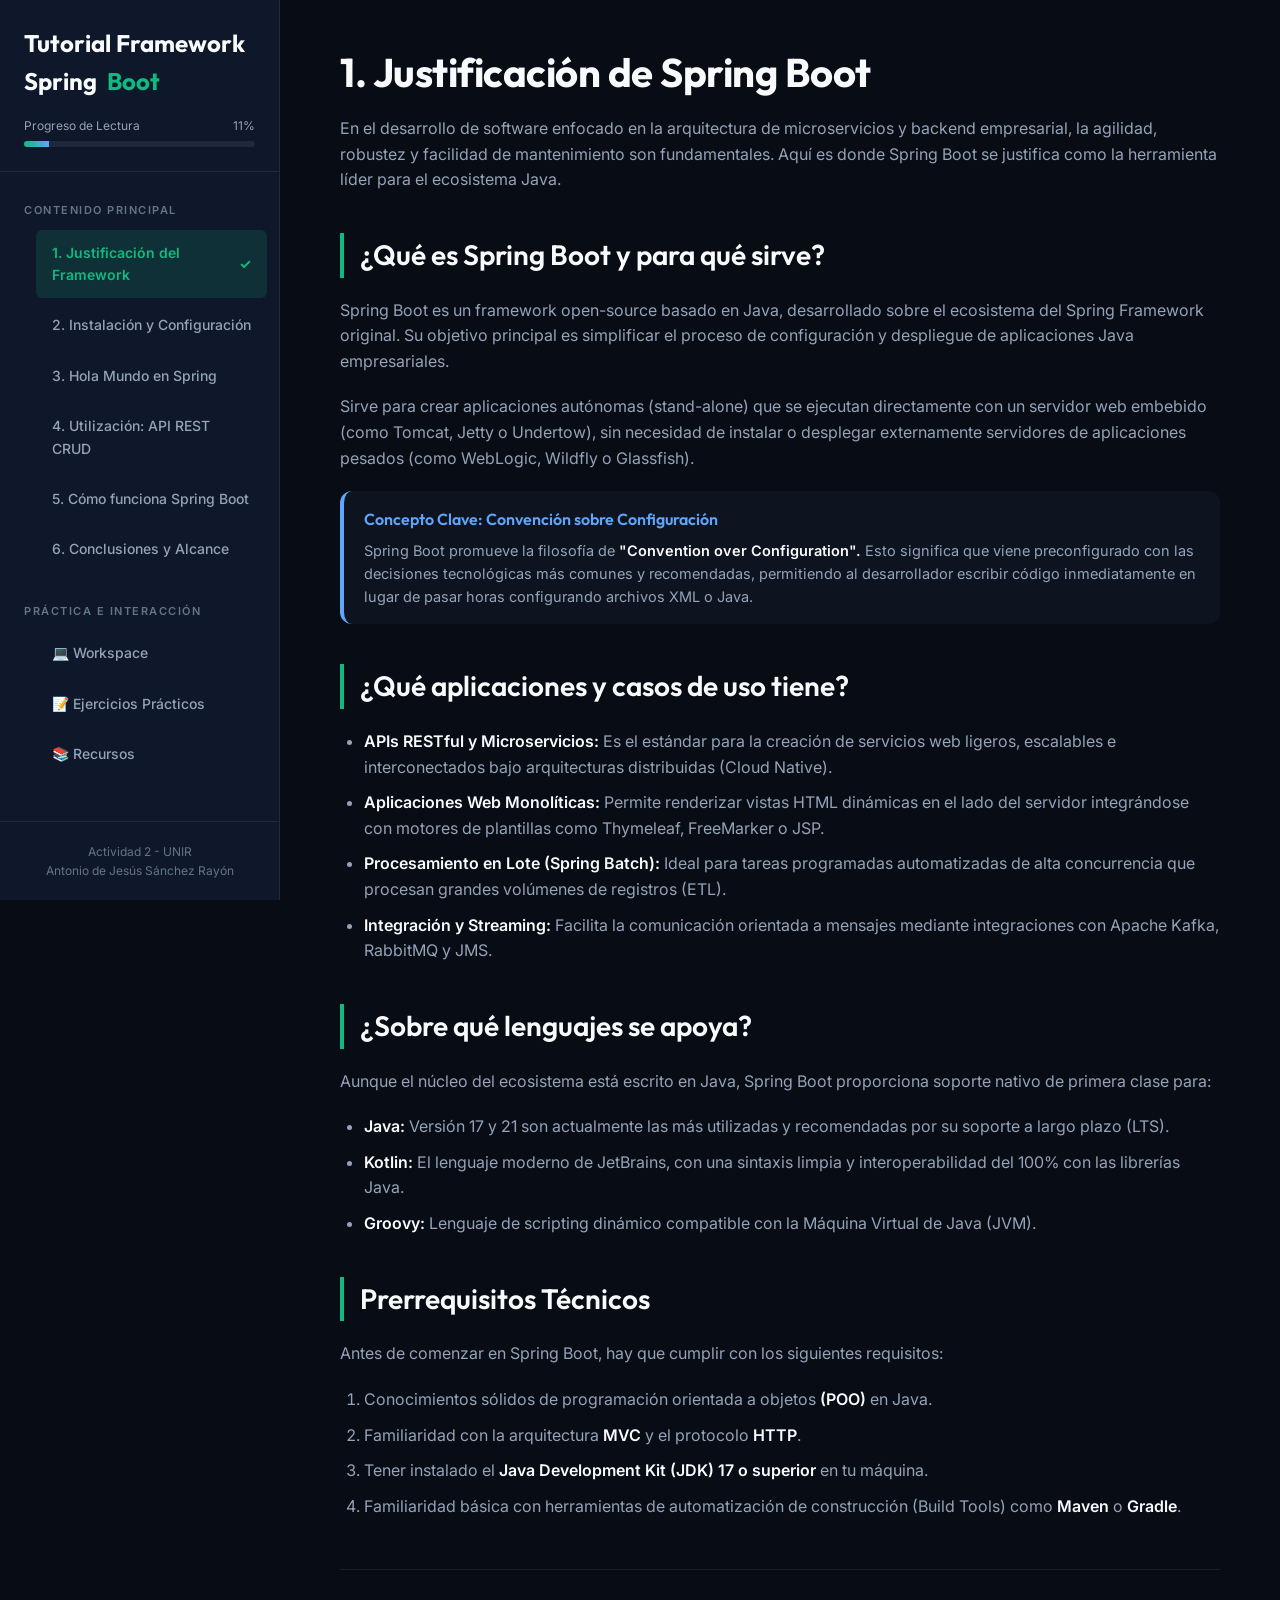
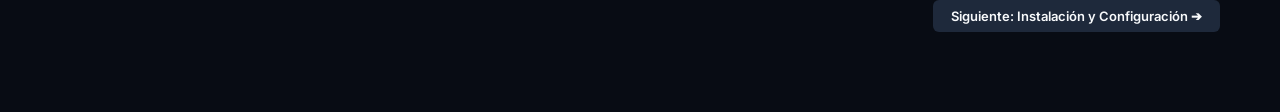
<file: index.html>
<!DOCTYPE html>
<html lang="es">

<head>
    <meta charset="UTF-8">
    <meta name="viewport" content="width=device-width, initial-scale=1.0">
    <title>Tutorial Interactivo de Spring Boot - Diseño de Sistemas</title>
    <meta name="description"
        content="Aprende Spring Boot desde cero con este tutorial interactivo que cubre justificación, instalación, arquitectura, desarrollo CRUD y pruebas en tiempo real.">
    <!-- Estilos de la aplicación -->
    <link rel="stylesheet" href="css/style.css">
</head>

<body>

    <!-- Cabecera Móvil (solo visible en pantallas pequeñas) -->
    <header class="mobile-header">
        <button id="menu-toggle" class="menu-toggle" aria-label="Abrir menú de navegación">☰</button>
        <div class="logo-mobile"> Spring Boot <span>Tutorial</span></div>
    </header>

    <div class="app-container">

        <!-- Barra Lateral de Navegación -->
        <aside class="sidebar" role="complementary">
            <div class="sidebar-header">
                <div class="logo">Tutorial Framework</div>
                <div class="logo"> Spring<span>Boot</span></div>
                <div class="progress-container">
                    <div class="progress-label">
                        <span>Progreso de Lectura</span>
                        <span id="progress-percent">0%</span>
                    </div>
                    <div class="progress-bar-bg">
                        <div id="progress-bar-fill" class="progress-bar-fill"></div>
                    </div>
                </div>
            </div>

            <nav class="sidebar-nav" aria-label="Navegación del tutorial">
                <div class="nav-section-title">Contenido Principal</div>
                <ul class="nav-list">
                    <li class="nav-item" data-section="introduccion">
                        <a href="#introduccion" class="nav-link">1. Justificación del Framework</a>
                    </li>
                    <li class="nav-item" data-section="instalacion">
                        <a href="#instalacion" class="nav-link">2. Instalación y Configuración</a>
                    </li>
                    <li class="nav-item" data-section="primeros-pasos">
                        <a href="#primeros-pasos" class="nav-link">3. Hola Mundo en Spring</a>
                    </li>
                    <li class="nav-item" data-section="creacion-crud">
                        <a href="#creacion-crud" class="nav-link">4. Utilización: API REST CRUD</a>
                    </li>
                    <li class="nav-item" data-section="arquitectura">
                        <a href="#arquitectura" class="nav-link">5. Cómo funciona Spring Boot</a>
                    </li>
                    <li class="nav-item" data-section="conclusiones">
                        <a href="#conclusiones" class="nav-link">6. Conclusiones y Alcance</a>
                    </li>
                </ul>

                <div class="nav-section-title">Práctica e Interacción</div>
                <ul class="nav-list">
                    <li class="nav-item" data-section="playground">
                        <a href="#playground" class="nav-link">💻 Workspace</a>
                    </li>
                    <li class="nav-item" data-section="ejercicios">
                        <a href="#ejercicios" class="nav-link">📝 Ejercicios Prácticos</a>
                    </li>
                    <li class="nav-item" data-section="recursos">
                        <a href="#recursos" class="nav-link">📚 Recursos</a>
                    </li>
                </ul>
            </nav>

            <div class="sidebar-footer">
                Actividad 2 - UNIR<br>
                Antonio de Jesús Sánchez Rayón
            </div>
        </aside>

        <!-- Contenedor de Contenido Principal -->
        <main class="main-content" role="main">

            <!-- SECCIÓN 1: INTRODUCCIÓN Y JUSTIFICACIÓN -->
            <section id="introduccion" class="content-section">
                <h1>1. Justificación de Spring Boot</h1>
                <p>En el desarrollo de software enfocado en la arquitectura de microservicios y backend
                    empresarial, la agilidad, robustez y facilidad de mantenimiento son fundamentales. Aquí es donde
                    Spring Boot se justifica como la herramienta líder para el ecosistema Java.</p>

                <h2>¿Qué es Spring Boot y para qué sirve?</h2>
                <p>Spring Boot es un framework open-source basado en Java, desarrollado sobre el ecosistema del
                    Spring Framework original. Su objetivo principal es simplificar el proceso de
                    configuración y despliegue de aplicaciones Java empresariales.</p>
                <p>Sirve para crear aplicaciones autónomas (stand-alone) que se ejecutan directamente con un servidor
                    web embebido (como Tomcat, Jetty o Undertow), sin necesidad de instalar o desplegar externamente
                    servidores de aplicaciones pesados (como WebLogic, Wildfly o Glassfish).</p>

                <div class="alert alert-info">
                    <div class="alert-title">Concepto Clave: Convención sobre Configuración</div>
                    <p>Spring Boot promueve la filosofía de <strong>"Convention over Configuration".</strong>
                        Esto significa que viene preconfigurado con las decisiones tecnológicas
                        más comunes y recomendadas, permitiendo al desarrollador escribir código
                        inmediatamente en lugar de pasar horas configurando archivos XML o Java.</p>
                </div>

                <h2>¿Qué aplicaciones y casos de uso tiene?</h2>
                <ul>
                    <li><strong>APIs RESTful y Microservicios:</strong> Es el estándar para la creación de
                        servicios web ligeros, escalables e interconectados bajo arquitecturas distribuidas (Cloud
                        Native).</li>
                    <li><strong>Aplicaciones Web Monolíticas:</strong> Permite renderizar vistas HTML dinámicas en el
                        lado del servidor integrándose con motores de plantillas como Thymeleaf,
                        FreeMarker o JSP.</li>
                    <li><strong>Procesamiento en Lote (Spring Batch):</strong> Ideal para tareas programadas
                        automatizadas de alta concurrencia que procesan grandes volúmenes de registros (ETL).</li>
                    <li><strong>Integración y Streaming:</strong> Facilita la comunicación orientada a mensajes mediante
                        integraciones con Apache Kafka, RabbitMQ y JMS.</li>
                </ul>

                <h2>¿Sobre qué lenguajes se apoya?</h2>
                <p>Aunque el núcleo del ecosistema está escrito en Java, Spring Boot proporciona soporte nativo de
                    primera clase para:</p>
                <ul>
                    <li><strong>Java:</strong> Versión 17 y 21 son actualmente las más utilizadas y recomendadas por su
                        soporte a largo plazo (LTS).</li>
                    <li><strong>Kotlin:</strong> El lenguaje moderno de JetBrains, con una sintaxis limpia y
                        interoperabilidad del 100% con las librerías Java.</li>
                    <li><strong>Groovy:</strong> Lenguaje de scripting dinámico compatible con la Máquina Virtual de
                        Java (JVM).</li>
                </ul>

                <h2>Prerrequisitos Técnicos</h2>
                <p>Antes de comenzar en Spring Boot, hay que cumplir con los siguientes requisitos:</p>
                <ol>
                    <li>Conocimientos sólidos de programación orientada a objetos <strong>(POO)</strong> en Java.</li>
                    <li>Familiaridad con la arquitectura <strong>MVC</strong> y el protocolo <strong>HTTP</strong>.</li>
                    <li>Tener instalado el <strong>Java Development Kit (JDK) 17 o superior</strong> en tu máquina.</li>
                    <li>Familiaridad básica con herramientas de automatización de construcción (Build Tools) como
                        <strong>Maven</strong> o <strong>Gradle</strong>.
                    </li>
                </ol>

                <div class="page-navigation">
                    <span></span>
                    <button class="btn btn-secondary btn-next-page">Siguiente: Instalación y Configuración ➔</button>
                </div>
            </section>

            <!-- SECCIÓN 2: INSTALACIÓN Y CONFIGURACIÓN -->
            <section id="instalacion" class="content-section">
                <h1>2. Instalación y Configuración del Entorno</h1>
                <p>Para empezar a codificar con Spring Boot, no necesitamos instalar un "programa" o framework global en
                    el sistema operativo. En su lugar, el framework se añade como dependencias del proyecto de
                    software mediante un gestor de construcción. Sin embargo, debemos preparar nuestro entorno de
                    desarrollo.
                </p>

                <h2>Paso 1: Instalación de Java JDK y Variables de Entorno</h2>
                <p>Spring Boot 3.x requiere como mínimo Java 17. Para verificar si lo tienes instalado, abre tu
                    consola o terminal (PowerShell en Windows, Terminal en macOS/Linux) y escribe:</p>

                <div class="code-block-wrapper">
                    <div class="code-header">
                        <span class="code-lang">Consola</span>
                        <button class="copy-btn">Copiar</button>
                    </div>
                    <pre><code>java -version</code></pre>
                </div>

                <p>Si la consola no reconoce el comando, se debe descargar e instalar un JDK (por ejemplo, Temurin de
                    Adoptium u Oracle JDK). Además, se debe configurar las siguientes variables de entorno en
                    el sistema:</p>
                <ul>
                    <li><strong>JAVA_HOME:</strong> Debe apuntar a la ruta raíz donde se instaló el JDK (ej. <code
                            style="color: #60a5fa;">C:\Program Files\Eclipse Adoptium\jdk-21.0.10.8-hotspot</code>).
                    </li>
                    <li><strong>Path:</strong> Debe incluir la ruta a la carpeta binaria del JDK (ej. <code
                            style="color: #60a5fa;">%JAVA_HOME%\bin</code>).</li>
                </ul>

                <h2>Paso 2: Herramientas de Construcción (Maven o Gradle)</h2>
                <p>Las aplicaciones Spring Boot gestionan sus librerías a través de herramientas de construcción. Las
                    rutas y dependencias se especifican en:</p>
                <ul>
                    <li><strong>pom.xml</strong> (si usas Maven): Archivo XML estándar que define el modelo del
                        proyecto y sus dependencias.</li>
                    <li><strong>build.gradle</strong> (si usas Gradle): Script en lenguaje Groovy o Kotlin más
                        compacto y flexible para la automatización.</li>
                </ul>

                <h2>Paso 3: Inicializar un Proyecto base con Spring Initializr</h2>
                <p>La forma más recomendada para crear un proyecto base es usar la web oficial <a
                        href="https://start.spring.io" target="_blank" style="color: #10b981;">Spring Initializr</a>:
                </p>
                <ol>
                    <li>Selecciona el gestor de dependencias (por ejemplo, Maven Project).</li>
                    <li>Selecciona el lenguaje (Java).</li>
                    <li>Elige la versión de Spring Boot (selecciona una versión estable que no diga "SNAPSHOT" ni "M").
                    </li>
                    <li>Ingresa los metadatos de tu proyecto (Group, Artifact, Name, Package name).</li>
                    <li>Elige el empaquetado (Jar es el estándar recomendado para servidores embebidos).</li>
                    <li>Selecciona la versión de Java instalada (ej. 17 o 21).</li>
                    <li>Agrega dependencias iniciales. Para una API REST base añade: Spring Web.</li>
                    <li>Haz clic en <strong>Generate</strong> para descargar un archivo comprimido .zip. Descomprímelo
                        en tu carpeta de trabajo.</li>
                </ol>

                <div class="alert alert-warning">
                    <div class="alert-title">¿Necesitaremos una Base de Datos?</div>
                    <p>Para empezar a aprender y desarrollar nuestros primeros endpoints <strong>NO necesitamos instalar
                            una
                            base de datos externa</strong> (como PostgreSQL o MySQL). Podemos utilizar <strong>H2
                            Database</strong>, una base de datos relacional ultraligera en memoria que se configura
                        automáticamente y se destruye al apagar la aplicación, facilitando pruebas inmediatas.</p>
                </div>

                <div class="page-navigation">
                    <button class="btn btn-secondary btn-prev-page">◀ Anterior: Justificación</button>
                    <button class="btn btn-secondary btn-next-page">Siguiente: Hola Mundo ➔</button>
                </div>
            </section>

            <!-- SECCIÓN 3: PRIMEROS PASOS (HOLA MUNDO) -->
            <section id="primeros-pasos" class="content-section">
                <h1>3. Primeros Pasos: "Hola Mundo"</h1>
                <p>Una vez descargado y abierto el proyecto en un Entorno de Desarrollo Integrado (IDE) como IntelliJ
                    IDEA, Eclipse o VS Code, veremos la estructura típica de directorios. Vamos a escribir
                    nuestro primer controlador HTTP interactivo.</p>

                <h2>Estructura del Proyecto Generado</h2>
                <ul>
                    <li><code style="color: #60a5fa;">src/main/java</code>: Aquí reside todo el código fuente Java
                        organizado en paquetes.</li>
                    <li><code style="color: #60a5fa;">src/main/resources</code>: Archivos de configuración como <code
                            style="color: #a78bfa;">application.properties</code> y recursos estáticos.</li>
                    <li><code style="color: #60a5fa;">pom.xml</code>: El archivo de dependencias de Maven.</li>
                </ul>

                <h2>Creación del Punto de Entrada de la Aplicación</h2>
                <p>Toda aplicación Spring Boot tiene una clase principal con el método `main` decorado con la anotación
                    clave `@SpringBootApplication`:</p>

                <div class="code-block-wrapper">
                    <div class="code-header">
                        <span class="code-lang">Java (DemoApplication.java)</span>
                        <button class="copy-btn">Copiar</button>
                    </div>
                    <pre><code><span class="code-keyword">package</span> com.example.demo;

<span class="code-keyword">import</span> org.springframework.boot.SpringApplication;
<span class="code-keyword">import</span> org.springframework.boot.autoconfigure.SpringBootApplication;

<span class="code-annotation">@SpringBootApplication</span>
<span class="code-keyword">public class</span> <span class="code-type">DemoApplication</span> {
    <span class="code-keyword">public static void</span> main(<span class="code-type">String</span>[] args) {
        <span class="code-type">SpringApplication</span>.run(<span class="code-type">DemoApplication</span>.class, args);
    }
}</code></pre>
                </div>

                <h2>Creación del Controlador REST</h2>
                <p>Para que nuestra aplicación responda a solicitudes HTTP desde el navegador, creamos una nueva clase
                    Java en el mismo paquete de nuestra aplicación llamada `HelloController`:</p>

                <div class="code-block-wrapper">
                    <div class="code-header">
                        <span class="code-lang">Java (HelloController.java)</span>
                        <button class="copy-btn">Copiar</button>
                    </div>
                    <pre><code><span class="code-keyword">package</span> com.example.demo;

<span class="code-keyword">import</span> org.springframework.web.bind.annotation.RestController;
<span class="code-keyword">import</span> org.springframework.web.bind.annotation.GetMapping;

<span class="code-annotation">@RestController</span>
<span class="code-keyword">public class</span> <span class="code-type">HelloController</span> {

    <span class="code-annotation">@GetMapping</span>(<span class="code-string">"/hola"</span>)
    <span class="code-keyword">public</span> <span class="code-type">String</span> decirHola() {
        <span class="code-keyword">return</span> <span class="code-string">"¡Hola Mundo desde Spring Boot!"</span>;
    }
}</code></pre>
                </div>

                <h2>Explicación de las Anotaciones</h2>
                <ul>
                    <li><strong>@RestController:</strong> Le dice a Spring que esta clase es un controlador web
                        encargado de recibir solicitudes y responder directamente con texto, JSON o XML.</li>
                    <li><strong>@GetMapping("/hola"):</strong> Indica a Spring que cuando un cliente realice una
                        solicitud HTTP de tipo `GET` a la ruta `/hola`, debe ejecutar el método asociado `decirHola()` y
                        devolver el valor del `return`.</li>
                </ul>

                <div class="alert alert-success">
                    <div class="alert-title">¿Cómo probarlo?</div>
                    <p>Se puede ejecutar el método <code>main</code> directamente desde el IDE, o ejecutar en la
                        consola:
                        <code>mvnw spring-boot:run</code>. El servidor Tomcat embebido se iniciará en el puerto
                        predeterminado <code>8080</code>. Abre tu navegador y accede a
                        <strong>http://localhost:8080/hola</strong> para ver el resultado.
                    </p>
                </div>

                <div class="page-navigation">
                    <button class="btn btn-secondary btn-prev-page">◀ Anterior: Instalación</button>
                    <button class="btn btn-secondary btn-next-page">Siguiente: API REST CRUD ➔</button>
                </div>
            </section>

            <!-- SECCIÓN 4: UTILIZACIÓN (API REST CRUD) -->
            <section id="creacion-crud" class="content-section">
                <h1>4. Utilización del Framework: API REST CRUD</h1>
                <p>Para entender la verdadera potencia de Spring Boot, debemos explorar cómo construir una estructura
                    clásica de tres capas (Controlador, Servicio y Repositorio) con operaciones CRUD
                    (Create, Read, Update, Delete) conectada a base de datos.</p>

                <h2>El Modelo / Entidad (Dominio)</h2>
                <p>Supongamos que creamos un sistema de gestión de tareas. Creamos una clase `Tarea` utilizando
                    anotaciones de JPA (Java Persistence API) para mapearla a una tabla de base de datos relacional:</p>

                <div class="code-block-wrapper">
                    <div class="code-header">
                        <span class="code-lang">Java (Tarea.java)</span>
                        <button class="copy-btn">Copiar</button>
                    </div>
                    <pre><code><span class="code-keyword">package</span> com.example.demo.model;

<span class="code-keyword">import</span> jakarta.persistence.Entity;
<span class="code-keyword">import</span> jakarta.persistence.Id;
<span class="code-keyword">import</span> jakarta.persistence.GeneratedValue;
<span class="code-keyword">import</span> jakarta.persistence.GenerationType;

<span class="code-annotation">@Entity</span>
<span class="code-keyword">public class</span> <span class="code-type">Tarea</span> {
    <span class="code-annotation">@Id</span>
    <span class="code-annotation">@GeneratedValue</span>(strategy = <span class="code-type">GenerationType</span>.IDENTITY)
    <span class="code-keyword">private</span> <span class="code-type">Long</span> id;

    <span class="code-keyword">private</span> <span class="code-type">String</span> titulo;
    <span class="code-keyword">private</span> <span class="code-type">boolean</span> completada;

}</code></pre>
                </div>

                <h2>Acceso a Datos (Capa de Repositorio)</h2>
                <p>Gracias a Spring Data JPA, la persistencia y consultas básicas a base de datos se logran creando
                    simplemente una interfaz que hereda de `JpaRepository` sin escribir una sola línea de implementación
                    SQL:</p>

                <div class="code-block-wrapper">
                    <div class="code-header">
                        <span class="code-lang">Java (TareaRepository.java)</span>
                        <button class="copy-btn">Copiar</button>
                    </div>
                    <pre><code><span class="code-keyword">package</span> com.example.demo.repository;

<span class="code-keyword">import</span> com.example.demo.model.Tarea;
<span class="code-keyword">import</span> org.springframework.data.jpa.repository.JpaRepository;
<span class="code-keyword">import</span> org.springframework.stereotype.Repository;

<span class="code-annotation">@Repository</span>
<span class="code-keyword">public interface</span> <span class="code-type">TareaRepository</span> <span class="code-keyword">extends</span> <span class="code-type">JpaRepository</span>&lt;<span class="code-type">Tarea</span>, <span class="code-type">Long</span>&gt; {
    <span class="code-comment">// Hereda métodos como findAll(), findById(), save(), deleteById()</span>
}</code></pre>
                </div>

                <h2>Lógica de Negocio (Capa de Servicio)</h2>
                <p>Es una buena práctica separar la lógica de presentación de la lógica de negocio mediante clases
                    decoradas con @Service:</p>

                <div class="code-block-wrapper">
                    <div class="code-header">
                        <span class="code-lang">Java (TareaService.java)</span>
                        <button class="copy-btn">Copiar</button>
                    </div>
                    <pre><code><span class="code-keyword">package</span> com.example.demo.service;

<span class="code-keyword">import</span> com.example.demo.model.Tarea;
<span class="code-keyword">import</span> com.example.demo.repository.TareaRepository;
<span class="code-keyword">import</span> org.springframework.beans.factory.annotation.Autowired;
<span class="code-keyword">import</span> org.springframework.stereotype.Service;
<span class="code-keyword">import</span> java.util.List;

<span class="code-annotation">@Service</span>
<span class="code-keyword">public class</span> <span class="code-type">TareaService</span> {
    
    <span class="code-annotation">@Autowired</span>
    <span class="code-keyword">private</span> <span class="code-type">TareaRepository</span> repository;

    <span class="code-keyword">public</span> <span class="code-type">List</span>&lt;<span class="code-type">Tarea</span>&gt; obtenerTodas() {
        <span class="code-keyword">return</span> repository.findAll();
    }

    <span class="code-keyword">public</span> <span class="code-type">Tarea</span> guardar(<span class="code-type">Tarea</span> tarea) {
        <span class="code-keyword">return</span> repository.save(tarea);
    }
}</code></pre>
                </div>

                <h2>Controlador REST Completo (CRUD)</h2>
                <p>Finalmente, exponemos los servicios web. El framework maneja automáticamente la serialización y
                    deserialización de datos Java a formato JSON (usando internamente la librería Jackson):</p>

                <div class="code-block-wrapper">
                    <div class="code-header">
                        <span class="code-lang">Java (TareaController.java)</span>
                        <button class="copy-btn">Copiar</button>
                    </div>
                    <pre><code><span class="code-keyword">package</span> com.example.demo.controller;

<span class="code-keyword">import</span> com.example.demo.model.Tarea;
<span class="code-keyword">import</span> com.example.demo.service.TareaService;
<span class="code-keyword">import</span> org.springframework.beans.factory.annotation.Autowired;
<span class="code-keyword">import</span> org.springframework.web.bind.annotation.*;
<span class="code-keyword">import</span> java.util.List;

<span class="code-annotation">@RestController</span>
<span class="code-annotation">@RequestMapping</span>(<span class="code-string">"/api/tareas"</span>)
<span class="code-keyword">public class</span> <span class="code-type">TareaController</span> {

    <span class="code-annotation">@Autowired</span>
    <span class="code-keyword">private</span> <span class="code-type">TareaService</span> service;

    <span class="code-annotation">@GetMapping</span>
    <span class="code-keyword">public</span> <span class="code-type">List</span>&lt;<span class="code-type">Tarea</span>&gt; listar() {
        <span class="code-keyword">return</span> service.obtenerTodas();
    }

    <span class="code-annotation">@PostMapping</span>
    <span class="code-keyword">public</span> <span class="code-type">Tarea</span> crear(<span class="code-annotation">@RequestBody</span> <span class="code-type">Tarea</span> nuevaTarea) {
        <span class="code-keyword">return</span> service.guardar(nuevaTarea);
    }
}</code></pre>
                </div>

                <div class="alert alert-info">
                    <div class="alert-title">Visualización de Resultados</div>
                    <p>Para comprobar que la API funciona, no basta con usar el navegador (ya que este solo realiza
                        peticiones GET por defecto). Se recomienda utilizar herramientas cliente de APIs REST como
                        <strong>Postman</strong>, <strong>Insomnia</strong> o el cliente HTTP integrado del IDE,
                        enviando peticiones POST con cuerpos de mensaje JSON para guardar registros y probando los
                        diferentes verbos HTTP.
                    </p>
                </div>

                <div class="page-navigation">
                    <button class="btn btn-secondary btn-prev-page">◀ Anterior: Hola Mundo</button>
                    <button class="btn btn-secondary btn-next-page">Siguiente: Funcionamiento Interno ➔</button>
                </div>
            </section>

            <!-- SECCIÓN 5: ARQUITECTURA Y FUNCIONAMIENTO INTERNO -->
            <section id="arquitectura" class="content-section">
                <h1>5. Explicación del Funcionamiento del Framework</h1>
                <p>Para dominar Spring Boot, es indispensable entender como funciona a fondo. El framework se basa en
                    conceptos arquitectónicos muy potentes.</p>

                <h2>Inyección de Dependencias e Inversión de Control (IoC)</h2>
                <p>Spring funciona mediante un <strong>Contenedor IoC (Inversion of Control)</strong>. En lugar de
                    crear manualmente instancias de clases usando la palabra reservada `new` (por ejemplo,
                    `TareaService service = new TareaService()`), se delega esta responsabilidad a Spring.</p>
                <p>Spring escanea la aplicación al arrancar, identifica las clases con anotaciones estereotipo
                    (`@Component`, `@Service`, `@Repository`, `@RestController`), las instancia y las administra como
                    objetos reutilizables llamados Beans en el contexto de la aplicación.</p>
                <p>Cuando una clase necesita interactuar con otra (como el controlador que requiere el servicio), usamos
                    la anotación `@Autowired` (o inyección por constructor). Spring busca el bean requerido en su
                    contenedor y lo "inyecta" (conecta) de forma automática.</p>

                <div class="grid-2">
                    <div class="card">
                        <div class="card-icon">1</div>
                        <div class="card-title">Escaneo de Clases</div>
                        <p>Spring escanea los paquetes buscando anotaciones del framework para instanciar los
                            componentes.</p>
                    </div>
                    <div class="card">
                        <div class="card-icon">2</div>
                        <div class="card-title">Contenedor IoC</div>
                        <p>Los componentes creados (Beans) se guardan y gestionan en un almacén de memoria centralizado.
                        </p>
                    </div>
                </div>

                <h2>¿Cómo actúa sobre archivos o páginas?</h2>
                <p>Spring Boot no modifica directamente archivos de tu disco duro al ejecutarse, sino que opera en la
                    memoria de la JVM. Actúa como una capa intermedia entre el servidor web embebido y el código Java:
                </p>
                <ol>
                    <li>Una petición HTTP llega al puerto `8080`.</li>
                    <li>El servidor embebido (Tomcat) la recibe y la redirige al servlet central de Spring: el
                        `DispatcherServlet`.</li>
                    <li>Este servlet analiza la ruta de la petición y localiza qué método controlador
                        (`@RestController`) mapea a esa ruta.</li>
                    <li>Ejecuta el código Java, obtiene el objeto devuelto y utiliza serializadores para retornar la
                        respuesta (HTML, JSON o texto plano) al cliente.</li>
                </ol>

                <h2>Referenciar ficheros desde otras aplicaciones (CORS)</h2>
                <p>En el desarrollo de software actual, el frontend (HTML/JS en React, Angular o Vue) se aloja en un
                    servidor diferente (ej. puerto `3000`) al backend de Spring Boot (puerto `8080`).</p>
                <p>Por motivos de seguridad, los navegadores bloquean las solicitudes entre distintos dominios a menos
                    que configures CORS (Cross-Origin Resource Sharing). En Spring Boot, puedes habilitarlo
                    fácilmente a nivel de controlador usando la anotación @CrossOrigin:</p>

                <div class="code-block-wrapper">
                    <div class="code-header">
                        <span class="code-lang">Java (CORS ejemplo)</span>
                        <button class="copy-btn">Copiar</button>
                    </div>
                    <pre><code><span class="code-annotation">@CrossOrigin</span>(origins = <span class="code-string">"http://localhost:3000"</span>)
<span class="code-annotation">@RestController</span>
<span class="code-keyword">public class</span> <span class="code-type">HelloController</span> {
    <span class="code-comment">// Los métodos de este controlador ahora admiten peticiones de React/Vue</span>
}</code></pre>
                </div>

                <div class="page-navigation">
                    <button class="btn btn-secondary btn-prev-page">◀ Anterior: API REST CRUD</button>
                    <button class="btn btn-secondary btn-next-page">Siguiente: Conclusiones ➔</button>
                </div>
            </section>

            <!-- SECCIÓN 6: CONCLUSIONES Y ALCANCE -->
            <section id="conclusiones" class="content-section">
                <h1>6. Conclusiones y Alcance del Tutorial</h1>
                <p>Se ha recorrido los fundamentos esenciales que estructuran y dan forma al framework Java más
                    demandado en la actualidad.</p>

                <h2>Objetivos Conseguidos</h2>
                <p>Al finalizar este tutorial, se habrá aprendido:</p>
                <ul>
                    <li>El propósito y la justificación del framework en el desarrollo empresarial moderno.</li>
                    <li>A configurar las herramientas e inicializar un proyecto base limpio de Spring Boot.</li>
                    <li>A codificar controladores y mapear endpoints a rutas HTTP (GET/POST).</li>
                    <li>La arquitectura interna en capas del framework y cómo se comunican a través de la inyección de
                        dependencias.</li>
                    <li>A configurar la conectividad con bases de datos en memoria para propósitos de prueba de forma
                        transparente.</li>
                </ul>

                <h2>Alcance del Framework</h2>
                <p>Spring Boot no se limita al desarrollo de APIs REST simples. Su alcance cubre sistemas empresariales
                    de alta disponibilidad:</p>
                <ul>
                    <li><strong>Seguridad Avanzada (Spring Security):</strong> Permite implementar autenticación por
                        JWT, OAuth2 y control de acceso robusto por roles a nivel de endpoint.</li>
                    <li><strong>Monitoreo en Producción (Spring Boot Actuator):</strong> Expone métricas críticas (uso
                        de CPU, hilos activos, salud de la base de datos) que pueden ser recolectadas por herramientas
                        como Prometheus y Grafana.</li>
                    <li><strong>Despliegue y Contenedores:</strong> La capacidad de empaquetar aplicaciones en un
                        archivo JAR autocontenido facilita enormemente su dockerización y despliegue automatizado en
                        entornos Kubernetes o plataformas Cloud (AWS, Azure, GCP).</li>
                </ul>

                <div class="alert alert-success">
                    <div class="alert-title">¡Tutorial Finalizado!</div>
                    <p>Has completado el bloque conceptual del tutorial. Ahora visita la pestaña del
                        <strong>Workspace</strong> interactivo para editar código en pantalla
                        y ver cómo responde un servidor Spring Boot simulado en tiempo real.
                    </p>
                </div>

                <div class="page-navigation">
                    <button class="btn btn-secondary btn-prev-page">◀ Anterior: Funcionamiento</button>
                    <button class="btn btn-secondary btn-next-page">Siguiente: Ir al Workspace ➔</button>
                </div>
            </section>

            <!-- SECCIÓN 7: WORKSPACE -->
            <section id="playground" class="content-section">
                <h1> Workspace Interactivo de Spring Boot</h1>
                <p>Experimenta con Spring Boot directamente desde tu navegador sin instalar nada. A continuación tienes
                    un editor de archivos interactivo (Mock IDE), un panel de consola del servidor y una ventana de
                    navegador web simulada.</p>

                <div class="alert alert-info" style="margin-bottom: 20px;">
                    <div class="alert-title">Instrucciones de Experimentación</div>
                    <p>1. Selecciona <strong>HelloController.java</strong>.<br>
                        2. Modifica el mensaje dentro del bloque <code>return "..."</code> en el método
                        <code>decirHola</code>.<br>
                        3. Haz clic en <strong>"Ejecutar"</strong> para iniciar/reiniciar el servidor y ver los logs de
                        arranque en la consola.<br>
                        4. Navega en la barra del navegador simulado a <strong>http://localhost:8080/hola</strong> para
                        ver tu mensaje en pantalla.
                    </p>
                </div>

                <!-- Contenedor del Simulador -->
                <div class="playground-container">

                    <!-- Panel Izquierdo: Editor de Código -->
                    <div class="playground-editor-pane">
                        <div id="editor-tabs" class="editor-tabs">
                            <!-- Inyectado dinámicamente por JS -->
                        </div>
                        <div class="editor-wrapper">
                            <div id="editor-line-numbers" class="editor-line-numbers">
                                <!-- Inyectado dinámicamente -->
                            </div>
                            <textarea id="editor-textarea" class="editor-textarea" spellcheck="false" autocomplete="off"
                                aria-label="Editor de código interactivo"></textarea>
                        </div>
                        <div class="playground-controls">
                            <span style="font-size: 12px; color: var(--text-muted); font-family: var(--font-mono);">IDE
                                Virtual</span>
                            <button id="btn-run" class="btn btn-primary">Ejecutar</button>
                        </div>
                    </div>

                    <!-- Panel Derecho: Consola y Navegador Web -->
                    <div class="playground-preview-pane">
                        <!-- Navegador Web Simulado -->
                        <div class="preview-browser">
                            <div class="browser-header">
                                <div class="browser-dots">
                                    <span class="browser-dot red"></span>
                                    <span class="browser-dot yellow"></span>
                                    <span class="browser-dot green"></span>
                                </div>
                                <div class="browser-address-bar">
                                    <span>🌐</span>
                                    <input id="browser-address" type="text" value="http://localhost:8080/hola">
                                </div>
                            </div>
                            <div id="browser-body" class="browser-body-offline">
                                <!-- Inyectado dinámicamente según el estado del servidor -->
                            </div>
                        </div>

                        <!-- Consola del Servidor -->
                        <pre id="console-logs"
                            class="preview-console">Consola del servidor Spring Boot inactiva. Presiona 'Ejecutar' para arrancar la aplicación.</pre>
                    </div>

                </div>

                <div class="page-navigation">
                    <button class="btn btn-secondary btn-prev-page">◀ Anterior: Conclusiones</button>
                    <button class="btn btn-secondary btn-next-page">Siguiente: Ejercicios Prácticos ➔</button>
                </div>
            </section>

            <!-- SECCIÓN 8: EJERCICIOS PRÁCTICOS -->
            <section id="ejercicios" class="content-section">
                <h1> Ejercicios Prácticos y Retos de Aprendizaje</h1>
                <p>Para reforzar los conocimientos teóricos adquiridos, se proponen la realización de tres ejercicios
                    prácticos. Puedes intentar codificar las soluciones en tu entorno local.</p>

                <div class="grid-2">
                    <!-- Ejercicio 1 -->
                    <div class="card">
                        <div class="card-title">
                            <span class="card-icon">1</span>
                            Reto 1: Endpoints con Variables de Ruta
                        </div>
                        <p><strong>Descripción:</strong> Crea un endpoint en tu controlador que reciba una variable de
                            ruta dinámica usando la anotación <code>@PathVariable</code>. El endpoint debe mapearse a
                            <code>/saludar/{nombre}</code> y responder con un mensaje personalizado que incluya el
                            nombre de la variable de la ruta.
                        </p>
                        <hr style="border: 0; border-top: 1px solid var(--border-color); margin: 15px 0;">
                        <p style="font-size: 13px; color: var(--text-muted);"><strong>Concepto a practicar:</strong>
                            @PathVariable, mapeo dinámico de URLs.</p>
                    </div>

                    <!-- Ejercicio 2 -->
                    <div class="card">
                        <div class="card-title">
                            <span class="card-icon">2</span>
                            Reto 2: Configuración de Puerto
                        </div>
                        <p><strong>Descripción:</strong> Por defecto, Spring Boot arranca en el puerto 8080. Modifica el
                            archivo de configuración <code>application.properties</code> para cambiar el puerto de
                            escucha del servidor al puerto <code>9090</code> y agrega una propiedad personalizada para
                            cambiar el nombre de la app.</p>
                        <hr style="border: 0; border-top: 1px solid var(--border-color); margin: 15px 0;">
                        <p style="font-size: 13px; color: var(--text-muted);"><strong>Concepto a practicar:</strong>
                            Propiedades del servidor (server.port), archivos properties.</p>
                    </div>
                </div>

                <div class="card" style="margin-top: 24px;">
                    <div class="card-title">
                        <span class="card-icon">3</span>
                        Proyecto Integrador: API de Biblioteca Simple
                    </div>
                    <p><strong>Enunciado:</strong> Crea un esqueleto de aplicación Spring Boot utilizando Spring
                        Initializr con dependencias <strong>Spring Web</strong> y <strong>H2 Database</strong>. Diseña
                        una clase modelo <code>Libro</code> (con atributos id, titulo, autor y anioPublicacion).
                        Implementa una interfaz de repositorio que extienda de <code>JpaRepository</code> y un
                        <code>RestController</code> que implemente dos operaciones básicas:
                    </p>
                    <ul style="margin-top: 10px; font-size: 14.5px;">
                        <li><code>GET /api/libros</code>: Para listar todos los libros guardados en la base de datos.
                        </li>
                        <li><code>POST /api/libros</code>: Para crear e insertar un nuevo libro (enviado como cuerpo
                            JSON).</li>
                    </ul>
                </div>

                <div class="page-navigation">
                    <button class="btn btn-secondary btn-prev-page">◀ Anterior: Workspace</button>
                    <button class="btn btn-secondary btn-next-page">Siguiente: Recursos ➔</button>
                </div>
            </section>

            <!-- SECCIÓN 9: RECURSOS ADICIONALES -->
            <section id="recursos" class="content-section">
                <h1> Recursos Adicionales y Bibliografía</h1>
                <p>Para profundizar conocimientos y continuar aprendiendo
                    sobre el ecosistema de Spring y Java, a continuación se proporciona una recopilación de enlaces,
                    documentación de referencia y foros de la comunidad.</p>

                <h2>Documentación Oficial</h2>
                <ul>
                    <li><a href="https://spring.io/projects/spring-boot" target="_blank"
                            style="color: #10b981; text-decoration: none; font-weight: 500;">Página Principal de Spring
                            Boot</a>: Acceso a guías, blog oficial de desarrollo y anuncios del framework.</li>
                    <li><a href="https://docs.spring.io/spring-boot/docs/current/reference/htmlsingle/" target="_blank"
                            style="color: #10b981; text-decoration: none; font-weight: 500;">Guía de Referencia Completa
                            (HTML)</a>: La documentación técnica y detallada de configuración y APIs.</li>
                    <li><a href="https://spring.io/guides" target="_blank"
                            style="color: #10b981; text-decoration: none; font-weight: 500;">Guías de Inicio Rápido
                            (Spring Guides)</a>: Más tutoriales prácticos paso a paso para integrar diferentes
                        tecnologías
                        (bases de datos, colas de mensajería, seguridad).</li>
                </ul>

                <h2>Comunidades y Foros de Soporte</h2>
                <ul>
                    <li><strong>Stack Overflow (Etiqueta 'spring-boot'):</strong> Canal principal para la resolución de
                        dudas técnicas, errores de compilación y patrones de diseño.</li>
                    <li><strong>Gitter / Discord de Spring:</strong> Salas de chat en tiempo real para conversar
                        directamente con otros miembros de la comunidad y desarrolladores de Spring.</li>
                    <li><strong>Reddit (r/springboot / r/java):</strong> Subreddits activos donde se comparten artículos
                        técnicos, novedades del lenguaje y ofertas de empleo asociadas.</li>
                </ul>

                <h2>Bibliografía Recomendada</h2>
                <ul>
                    <li><em>Spring Boot in Action</em> (Craig Walls) - Libro de cabecera muy práctico y completo para
                        entender la magia del framework.</li>
                    <li><em>Spring Microservices in Action</em> (John Carnell) - Enfoque avanzado de integración y
                        patrones de microservicios con Spring Cloud.</li>
                </ul>

                <div class="page-navigation">
                    <button class="btn btn-secondary btn-prev-page">◀ Anterior: Ejercicios</button>
                    <span></span>
                </div>
            </section>

        </main>
    </div>

    <!-- Scripts de la aplicación -->
    <script src="js/playground.js"></script>
    <script src="js/app.js"></script>
</body>

</html>
</file>
<file: css/style.css>
@import url('https://fonts.googleapis.com/css2?family=Fira+Code:wght@400;500;600&family=Inter:wght@300;400;500;600;700&family=Outfit:wght@400;500;600;700&display=swap');

:root {
  --bg-primary: #080c14;
  --bg-secondary: #0f172a;
  --bg-tertiary: #1e293b;
  --bg-card: rgba(15, 23, 42, 0.7);
  --border-color: rgba(255, 255, 255, 0.08);
  --color-primary: #10b981; /* Spring Green */
  --color-primary-hover: #059669;
  --color-primary-glow: rgba(16, 185, 129, 0.15);
  --color-accent: #60a5fa; /* Neon Blue */
  --text-primary: #f8fafc;
  --text-secondary: #94a3b8;
  --text-muted: #64748b;
  --code-bg: #0b0f19;
  --font-sans: 'Inter', sans-serif;
  --font-heading: 'Outfit', sans-serif;
  --font-mono: 'Fira Code', monospace;
  --sidebar-width: 280px;
  --header-height: 70px;
  --transition-speed: 0.3s;
  --radius-sm: 6px;
  --radius-md: 12px;
  --radius-lg: 18px;
  --shadow-sm: 0 2px 8px rgba(0, 0, 0, 0.2);
  --shadow-md: 0 8px 24px rgba(0, 0, 0, 0.3);
  --shadow-lg: 0 16px 40px rgba(0, 0, 0, 0.4);
}

* {
  box-sizing: border-box;
  margin: 0;
  padding: 0;
  scrollbar-width: thin;
  scrollbar-color: var(--bg-tertiary) var(--bg-primary);
}

/* Scrollbar Customization */
::-webkit-scrollbar {
  width: 8px;
  height: 8px;
}
::-webkit-scrollbar-track {
  background: var(--bg-primary);
}
::-webkit-scrollbar-thumb {
  background: var(--bg-tertiary);
  border-radius: 4px;
}
::-webkit-scrollbar-thumb:hover {
  background: var(--color-primary);
}

body {
  font-family: var(--font-sans);
  background-color: var(--bg-primary);
  color: var(--text-primary);
  line-height: 1.6;
  overflow-x: hidden;
  -webkit-font-smoothing: antialiased;
}

/* Layout */
.app-container {
  display: flex;
  min-height: 100vh;
}

/* Header (Mobile) */
.mobile-header {
  display: none;
  position: fixed;
  top: 0;
  left: 0;
  right: 0;
  height: var(--header-height);
  background-color: rgba(8, 12, 20, 0.9);
  backdrop-filter: blur(12px);
  border-bottom: 1px solid var(--border-color);
  z-index: 100;
  padding: 0 20px;
  align-items: center;
  justify-content: space-between;
}

.menu-toggle {
  background: none;
  border: none;
  color: var(--text-primary);
  font-size: 24px;
  cursor: pointer;
}

.logo-mobile {
  font-family: var(--font-heading);
  font-weight: 700;
  font-size: 20px;
  color: var(--color-primary);
  display: flex;
  align-items: center;
  gap: 8px;
}

/* Sidebar */
.sidebar {
  width: var(--sidebar-width);
  background-color: var(--bg-secondary);
  border-right: 1px solid var(--border-color);
  position: fixed;
  top: 0;
  bottom: 0;
  left: 0;
  display: flex;
  flex-direction: column;
  z-index: 90;
  transition: transform var(--transition-speed) cubic-bezier(0.4, 0, 0.2, 1);
}

.sidebar-header {
  padding: 24px;
  border-bottom: 1px solid var(--border-color);
}

.logo {
  font-family: var(--font-heading);
  font-weight: 700;
  font-size: 24px;
  color: var(--text-primary);
  display: flex;
  align-items: center;
  gap: 10px;
}

.logo span {
  color: var(--color-primary);
}

.progress-container {
  margin-top: 15px;
}

.progress-label {
  font-size: 12px;
  color: var(--text-secondary);
  display: flex;
  justify-content: space-between;
  margin-bottom: 6px;
}

.progress-bar-bg {
  background: var(--bg-tertiary);
  height: 6px;
  border-radius: 3px;
  overflow: hidden;
}

.progress-bar-fill {
  background: linear-gradient(90deg, var(--color-primary), var(--color-accent));
  height: 100%;
  width: 0%;
  transition: width 0.5s cubic-bezier(0.4, 0, 0.2, 1);
}

.sidebar-nav {
  flex: 1;
  overflow-y: auto;
  padding: 20px 12px;
}

.nav-section-title {
  font-size: 11px;
  font-weight: 600;
  text-transform: uppercase;
  color: var(--text-muted);
  letter-spacing: 1.5px;
  padding: 10px 12px;
}

.nav-list {
  list-style: none;
  margin-bottom: 20px;
}

.nav-item {
  margin-bottom: 4px;
}

.nav-link {
  display: flex;
  align-items: center;
  gap: 12px;
  padding: 12px 16px;
  color: var(--text-secondary);
  text-decoration: none;
  font-size: 14px;
  font-weight: 500;
  border-radius: var(--radius-sm);
  transition: all 0.2s ease;
  cursor: pointer;
}

.nav-link:hover {
  background-color: rgba(255, 255, 255, 0.03);
  color: var(--text-primary);
}

.nav-item.active .nav-link {
  background-color: var(--color-primary-glow);
  color: var(--color-primary);
  font-weight: 600;
}

.nav-item.completed .nav-link::after {
  content: '✓';
  margin-left: auto;
  color: var(--color-primary);
  font-weight: 700;
}

.sidebar-footer {
  padding: 20px;
  border-top: 1px solid var(--border-color);
  font-size: 12px;
  color: var(--text-muted);
  text-align: center;
}

.sidebar-footer a {
  color: var(--text-secondary);
  text-decoration: none;
}

.sidebar-footer a:hover {
  color: var(--color-primary);
}

/* Main Content */
.main-content {
  margin-left: var(--sidebar-width);
  flex: 1;
  min-width: 0;
  padding: 40px 60px 80px;
  max-width: 1200px;
}

.content-section {
  display: none;
  animation: fadeIn 0.4s cubic-bezier(0.4, 0, 0.2, 1);
}

.content-section.active {
  display: block;
}

@keyframes fadeIn {
  from {
    opacity: 0;
    transform: translateY(10px);
  }
  to {
    opacity: 1;
    transform: translateY(0);
  }
}

/* Typography & Content Styles */
h1 {
  font-family: var(--font-heading);
  font-size: 40px;
  font-weight: 700;
  margin-bottom: 12px;
  letter-spacing: -0.5px;
  color: var(--text-primary);
}

h2 {
  font-family: var(--font-heading);
  font-size: 28px;
  font-weight: 600;
  margin: 40px 0 20px;
  color: var(--text-primary);
  border-left: 4px solid var(--color-primary);
  padding-left: 16px;
}

h3 {
  font-family: var(--font-heading);
  font-size: 20px;
  font-weight: 600;
  margin: 30px 0 15px;
  color: var(--text-primary);
}

p {
  margin-bottom: 20px;
  color: var(--text-secondary);
  font-size: 16px;
  font-weight: 400;
}

strong {
  color: var(--text-primary);
  font-weight: 600;
}

ul, ol {
  margin: 0 0 24px 24px;
  color: var(--text-secondary);
  font-size: 16px;
}

li {
  margin-bottom: 10px;
}

/* Alerts */
.alert {
  padding: 16px 20px;
  border-radius: var(--radius-md);
  margin-bottom: 24px;
  border-left: 4px solid transparent;
  background-color: var(--bg-secondary);
}

.alert-info {
  border-left-color: var(--color-accent);
  background-color: rgba(96, 165, 250, 0.05);
}

.alert-success {
  border-left-color: var(--color-primary);
  background-color: rgba(16, 185, 129, 0.05);
}

.alert-warning {
  border-left-color: #fbbf24;
  background-color: rgba(251, 191, 36, 0.05);
}

.alert-title {
  font-weight: 600;
  margin-bottom: 6px;
  font-family: var(--font-heading);
}

.alert-info .alert-title { color: var(--color-accent); }
.alert-success .alert-title { color: var(--color-primary); }
.alert-warning .alert-title { color: #fbbf24; }

.alert p {
  margin-bottom: 0;
  font-size: 14.5px;
}

/* Grid & Cards */
.grid-2 {
  display: grid;
  grid-template-columns: repeat(auto-fit, minmax(300px, 1fr));
  gap: 24px;
  margin: 24px 0;
}

.card {
  background-color: var(--bg-secondary);
  border: 1px solid var(--border-color);
  border-radius: var(--radius-md);
  padding: 24px;
  transition: all 0.3s ease;
  position: relative;
  overflow: hidden;
}

.card:hover {
  transform: translateY(-4px);
  border-color: rgba(16, 185, 129, 0.3);
  box-shadow: 0 12px 30px rgba(0, 0, 0, 0.4);
}

.card-title {
  font-family: var(--font-heading);
  font-size: 18px;
  font-weight: 600;
  margin-bottom: 12px;
  color: var(--text-primary);
  display: flex;
  align-items: center;
  gap: 10px;
}

.card-icon {
  width: 36px;
  height: 36px;
  border-radius: var(--radius-sm);
  background-color: rgba(16, 185, 129, 0.1);
  color: var(--color-primary);
  display: flex;
  align-items: center;
  justify-content: center;
  font-weight: bold;
}

.card p {
  margin-bottom: 0;
  font-size: 14px;
}

/* Code Blocks */
.code-block-wrapper {
  margin: 24px 0;
  border-radius: var(--radius-md);
  overflow: hidden;
  border: 1px solid var(--border-color);
  background-color: var(--code-bg);
}

.code-header {
  background-color: #0e131f;
  padding: 10px 20px;
  display: flex;
  justify-content: space-between;
  align-items: center;
  border-bottom: 1px solid var(--border-color);
}

.code-lang {
  font-family: var(--font-mono);
  font-size: 12px;
  color: var(--text-muted);
  text-transform: uppercase;
}

.copy-btn {
  background: transparent;
  border: 1px solid rgba(255, 255, 255, 0.15);
  color: var(--text-secondary);
  font-size: 11px;
  padding: 4px 8px;
  border-radius: 4px;
  cursor: pointer;
  transition: all 0.2s ease;
}

.copy-btn:hover {
  background-color: rgba(255, 255, 255, 0.05);
  color: var(--text-primary);
  border-color: var(--color-primary);
}

pre {
  margin: 0;
  padding: 20px;
  overflow-x: auto;
}

code {
  font-family: var(--font-mono);
  font-size: 14px;
  color: #38bdf8; /* light blue for variables/methods */
}

/* Simple syntax styling via inner tags */
.code-keyword { color: #f43f5e; font-weight: 600; }
.code-annotation { color: #a78bfa; }
.code-string { color: #10b981; }
.code-comment { color: #64748b; font-style: italic; }
.code-type { color: #fbbf24; }

/* Interactive Playground styles */
.playground-container {
  display: grid;
  grid-template-columns: 1fr 1fr;
  gap: 20px;
  margin: 30px 0;
  height: 600px;
  border: 1px solid var(--border-color);
  border-radius: var(--radius-lg);
  overflow: hidden;
  background-color: var(--bg-secondary);
}

@media (max-width: 1024px) {
  .playground-container {
    grid-template-columns: 1fr;
    height: auto;
  }
}

.playground-editor-pane {
  display: flex;
  flex-direction: column;
  border-right: 1px solid var(--border-color);
  background-color: #0b0f19;
}

.editor-tabs {
  display: flex;
  background-color: #080c14;
  border-bottom: 1px solid var(--border-color);
}

.editor-tab {
  padding: 12px 18px;
  background: transparent;
  border: none;
  border-right: 1px solid var(--border-color);
  color: var(--text-muted);
  font-family: var(--font-sans);
  font-size: 13px;
  font-weight: 500;
  cursor: pointer;
  transition: all 0.2s ease;
  display: flex;
  align-items: center;
  gap: 8px;
}

.editor-tab.active {
  background-color: #0b0f19;
  color: var(--color-primary);
  border-bottom: 2px solid var(--color-primary);
}

.editor-wrapper {
  flex: 1;
  position: relative;
  display: flex;
}

.editor-line-numbers {
  width: 45px;
  padding: 15px 0;
  text-align: right;
  padding-right: 10px;
  font-family: var(--font-mono);
  font-size: 13px;
  color: var(--text-muted);
  background-color: #070a10;
  border-right: 1px solid var(--border-color);
  user-select: none;
}

.editor-textarea {
  flex: 1;
  background: transparent;
  border: none;
  outline: none;
  padding: 15px;
  font-family: var(--font-mono);
  font-size: 13px;
  color: #e2e8f0;
  resize: none;
  white-space: pre;
  overflow: auto;
  tab-size: 4;
}

.playground-controls {
  padding: 12px 20px;
  background-color: #080c14;
  border-top: 1px solid var(--border-color);
  display: flex;
  justify-content: space-between;
  align-items: center;
}

.btn {
  padding: 8px 18px;
  border-radius: var(--radius-sm);
  font-family: var(--font-sans);
  font-size: 13px;
  font-weight: 600;
  cursor: pointer;
  transition: all 0.2s ease;
  border: none;
}

.btn-primary {
  background-color: var(--color-primary);
  color: #000;
}

.btn-primary:hover {
  background-color: var(--color-primary-hover);
  box-shadow: 0 0 12px rgba(16, 185, 129, 0.4);
}

.btn-secondary {
  background-color: var(--bg-tertiary);
  color: var(--text-primary);
}

.btn-secondary:hover {
  background-color: #334155;
}

.playground-preview-pane {
  display: flex;
  flex-direction: column;
  height: 100%;
}

.preview-browser {
  flex: 1.2;
  display: flex;
  flex-direction: column;
  background-color: #0f172a;
}

.browser-header {
  background-color: #080c14;
  padding: 10px 15px;
  display: flex;
  align-items: center;
  gap: 12px;
  border-bottom: 1px solid var(--border-color);
}

.browser-dots {
  display: flex;
  gap: 6px;
}

.browser-dot {
  width: 10px;
  height: 10px;
  border-radius: 50%;
  background-color: #334155;
}

.browser-dot.red { background-color: #f87171; }
.browser-dot.yellow { background-color: #fbbf24; }
.browser-dot.green { background-color: #34d399; }

.browser-address-bar {
  flex: 1;
  background-color: #1e293b;
  border-radius: 4px;
  padding: 4px 12px;
  font-family: var(--font-sans);
  font-size: 12px;
  color: var(--text-secondary);
  display: flex;
  align-items: center;
  gap: 8px;
}

.browser-address-bar input {
  background: transparent;
  border: none;
  outline: none;
  color: var(--text-primary);
  font-size: 12px;
  width: 100%;
}

.browser-body {
  flex: 1;
  background-color: #ffffff;
  color: #1e293b;
  padding: 20px;
  font-family: var(--font-sans);
  display: flex;
  flex-direction: column;
  align-items: center;
  justify-content: center;
  text-align: center;
  position: relative;
}

.browser-body-offline {
  background-color: #0f172a;
  color: var(--text-secondary);
  display: flex;
  flex-direction: column;
  align-items: center;
  justify-content: center;
  height: 100%;
}

.preview-console {
  flex: 0.8;
  background-color: #05070c;
  border-top: 1px solid var(--border-color);
  font-family: var(--font-mono);
  font-size: 11px;
  color: #10b981;
  padding: 15px;
  overflow-y: auto;
  white-space: pre-wrap;
}

/* Quiz Styles */
.quiz-wrapper {
  background-color: var(--bg-secondary);
  border: 1px solid var(--border-color);
  border-radius: var(--radius-md);
  padding: 30px;
  margin: 30px 0;
}

.quiz-header {
  display: flex;
  justify-content: space-between;
  align-items: center;
  margin-bottom: 20px;
  border-bottom: 1px solid var(--border-color);
  padding-bottom: 15px;
}

.quiz-title {
  font-family: var(--font-heading);
  font-size: 20px;
  font-weight: 600;
  color: var(--color-primary);
}

.quiz-progress {
  font-size: 14px;
  color: var(--text-secondary);
}

.quiz-question {
  font-family: var(--font-heading);
  font-size: 18px;
  font-weight: 500;
  margin-bottom: 20px;
  color: var(--text-primary);
}

.quiz-options {
  display: flex;
  flex-direction: column;
  gap: 12px;
  margin-bottom: 24px;
}

.quiz-option {
  background-color: var(--bg-primary);
  border: 1px solid var(--border-color);
  padding: 16px 20px;
  border-radius: var(--radius-md);
  cursor: pointer;
  transition: all 0.2s ease;
  font-size: 15px;
  display: flex;
  align-items: center;
  gap: 12px;
  color: var(--text-secondary);
}

.quiz-option:hover {
  border-color: rgba(255, 255, 255, 0.2);
  color: var(--text-primary);
  background-color: rgba(255, 255, 255, 0.01);
}

.quiz-option.selected {
  border-color: var(--color-accent);
  background-color: rgba(96, 165, 250, 0.05);
  color: var(--text-primary);
}

.quiz-option.correct {
  border-color: var(--color-primary);
  background-color: rgba(16, 185, 129, 0.08);
  color: #34d399;
}

.quiz-option.incorrect {
  border-color: #ef4444;
  background-color: rgba(239, 68, 68, 0.08);
  color: #f87171;
}

.quiz-feedback {
  padding: 15px;
  border-radius: var(--radius-sm);
  font-size: 14px;
  margin-top: 15px;
  line-height: 1.5;
  display: none;
}

.quiz-feedback.success {
  display: block;
  background-color: rgba(16, 185, 129, 0.05);
  border: 1px solid rgba(16, 185, 129, 0.2);
  color: #34d399;
}

.quiz-feedback.error {
  display: block;
  background-color: rgba(239, 68, 68, 0.05);
  border: 1px solid rgba(239, 68, 68, 0.2);
  color: #f87171;
}

/* Page Navigation Buttons (Previous / Next) */
.page-navigation {
  display: flex;
  justify-content: space-between;
  margin-top: 50px;
  border-top: 1px solid var(--border-color);
  padding-top: 30px;
}

/* Responsive Overrides */
@media (max-width: 768px) {
  .mobile-header {
    display: flex;
  }
  .sidebar {
    transform: translateX(-100%);
    top: var(--header-height);
  }
  .sidebar.open {
    transform: translateX(0);
  }
  .main-content {
    margin-left: 0;
    padding: 110px 20px 60px;
  }
  h1 {
    font-size: 32px;
  }
  h2 {
    font-size: 24px;
  }
}
</file>
